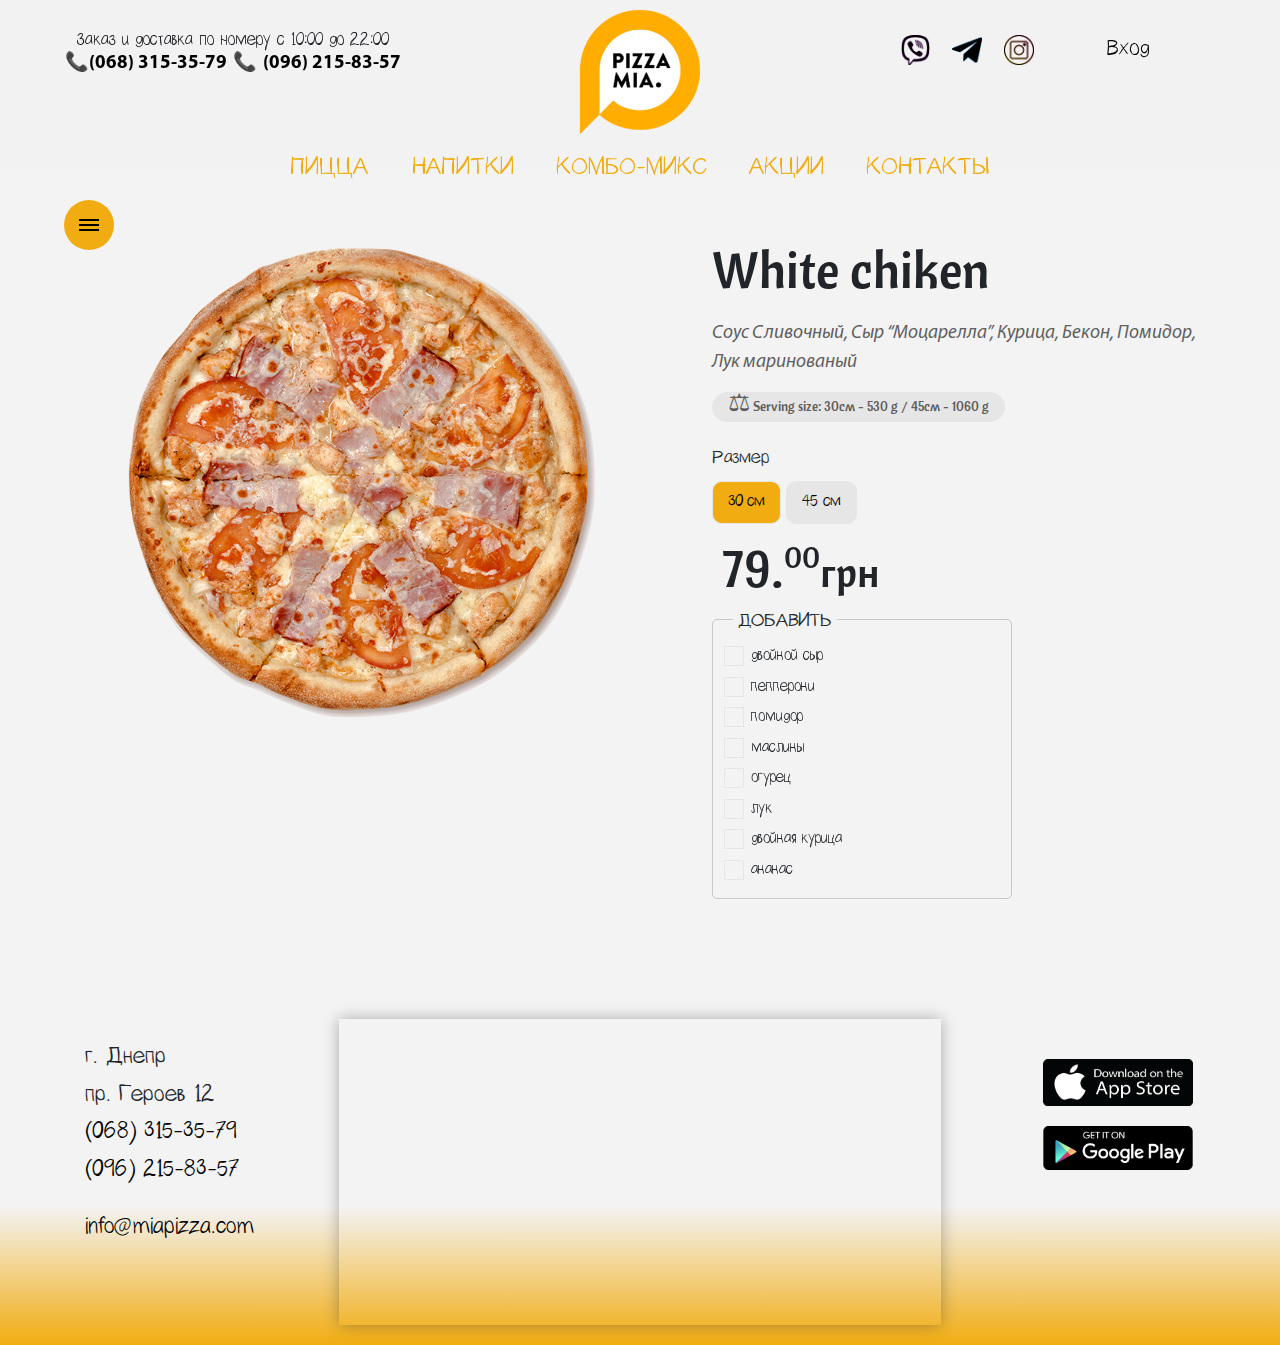
<file: white-chiken.html>
<!DOCTYPE html>
<html lang="ru">

<head>
    <meta charset="UTF-8">
    <meta http-equiv="X-UA-Compatible" content="IE=edge">
    <meta name="viewport" content="width=device-width, initial-scale=1">
    <link rel="shortcut icon" href="./img/free-icon-pizza-810577.png" type="image/x-icon">
    <title>MiaPizza</title>
    <!--Bootstrap core CSS-->
    <link rel="stylesheet" href="css/animate.css">
    <link rel="stylesheet" href="css/bootstrap.css">
    <link rel="stylesheet" href="css/style.css">
</head>

<body>

    <main class="main">
        <div class="container-fluid">
            <div class="header" id="header_scrl">
                <div class="row">

                    <div class="offset-xl-1 col-xl-3 offset-lg-1 col-lg-4 col-md-4">
                        <div class="header-call" id="header-call_scrl">
                            <h4 class="header-call-text" id="header-call-text_scrl">Заказ и доставка по номеру с 10:00 до 22:00</h4>
                            <h4 class="header-call-text_tel" id="header-call-text-tel_scrl"><span>&#128222;</span><a href="tel:+38(068) 315-35-79">(068) 315-35-79</a>
                                <span>&#128222;</span> <a href="tel:+38(096) 215-83-57">(096) 215-83-57</a>
                            </h4>
                        </div>
                    </div>

                    <div class="col-xl-4 col-lg-2 col-md-4">
                        <div class="header-logo">
                            <img id="image_scrl" class="header-logo-image" src="img/miapizza.png" alt="Mia Pizza logo">
                        </div>
                    </div>

                    <div class="col-xl-3 offset-lg-1 col-lg-4 col-md-4">
                        <div class="login">
                            <div class="login-town">
                                <form class="login-town-form" id="login-town-form_scrl" action="#">
                                    <!-- Картинка из черно-белого в цветное -->
                                    <a class="login-town-form_inst" href="#"><img class="grey" id="viber-grey_scrl" src="img/social/viber-1.png" width="30rem" alt="viber_logo"><img class="color" id="viber-color_scrl" src="img/social/viber-2.png" width="30rem" alt="viber_logo"></a>
                                    <a class="login-town-form_inst" href="#"><img class="grey" id="tele-grey_scrl" src="img/social/telegram-1.png" width="30rem" alt="telegram_logo"><img class="color" id="tele-color_scrl" src="img/social/telegram-2.png" width="30rem" alt="telegram_logo"></a>
                                    <a class="login-town-form_inst" href="#"><img class="grey" id="inst-grey_scrl" src="img/social/instagram-1.png" width="30rem" alt="instagram_logo"><img class="color" id="inst-color_scrl" src="img/social/instagram-2.png" width="30rem" alt="instagram_logo"></a>
                                    <h4 class="login-town-form_log" id="log_scrl"><a class="log_btn" href="#">Вход</a>
                                </form>
                            </div>
                        </div>

                        <!-- Logo для моб версии + кнопка -->
                        <div class="row">
                            <div class="col-md-3 col-xs-6">
                                <div class="wrap">
                                    <div class="mob">
                                        <a href="#header_scrl" class="mob-btn" id="mob_btn">
                                            <span></span>
                                        </a>
                                    </div>
                                    <div class="wrap-block">
                                        <img class="logo" id="mob_logo" src="img/miapizza.png" alt="Mia Pizza logo">
                                    </div>
                                </div>
                            </div>
                        </div>
                    </div>
                </div>
    </main>

    <section class="main-section">
        <div class="row">
            <div class="col-xl-8 offset-xl-2 offset-lg-2 col-lg-8 offset-lg-2 offset-md-3 col-md-6 offset-md-3">
                <div class="main-menu">
                    <ul class="main-menu-list main-menu-list_active" id="main-menu_scrl">
                        <a class="scrlpizza" href="index.html#scrollpizza">
                            <li class="main-menu-list-num" id="num_scrl-one">Пицца</li>
                        </a>
                        <li class="main-menu-list-num" id="num_scrl-two">Напитки</li>
                        <li class="main-menu-list-num" id="num_scrl-tree">Комбо-микс</li>
                        <li class="main-menu-list-num" id="num_scrl-four">Акции</li>
                        <a class="scrlcontact" href="#scrollcontact">
                            <li class="main-menu-list-num" id="num_scrl-five">Контакты</li>
                        </a>
                    </ul>
                </div>
            </div>
        </div>
    </section>

    <section class="product">
        <div class="product-content">
            <div class="row">
                <div class="col-xl-1 col-lg-1 col-md-1 col-sm-12 col-xs-12">
                    <div class="to_home">
                        <a href="index.html" class="to_home-btn" id="to_home_btn">
                            <span></span>
                        </a>
                    </div>
                </div>
                <div class="offset-xl-1 col-xl-10 offset-lg-1 col-lg-10 offset-md-1 col-md-10 col-sm-12 col-xs-12">
                    <div class="product-content-img">
                        <img src="img/pizza/chicken-pizza_big.png" alt="Пицца с курицей">
                    </div>
                </div>
            </div>
            <div class="row">
                <div class="offset-xl-1 col-xl-10 offset-lg-1 col-lg-10 offset-md-1 col-md-10 offset-sm-1 col-sm-10">
                    <div class="product-content-list">
                        <h1>White chiken</h1>
                        <p>Соус Сливочный, Сыр “Моцарелла”, Курица, Бекон, Помидор, Лук маринованый</p>
                        <br>
                        <h4><span>&#9878;</span> Serving size: 30см - 530 g / 45см - 1060 g</h4>
                    </div>
                    <div class="product-content-choice">
                        <h3>Размер</h3>
                        <div class="tabbed">
                            <input type="radio" name="tabs" id="tab-nav-1" checked>
                            <label for="tab-nav-1">30 см</label>
                            <input type="radio" name="tabs" id="tab-nav-2">
                            <label for="tab-nav-2">45 см</label>
                            <div class="tabs">
                                <div>
                                    <h2>79.<sup><small>00</small></sup><small>грн</small></h2>
                                </div>
                                <div>
                                    <h2>158.<sup><small>00</small></sup><small>грн</small></h2>
                                </div>
                            </div>
                        </div>
                        <div class="add">
                            <h4 class="add-title">добавить</h4>
                            <div class="add-plus">
                                <ul class="add-plus-list">
                                    <li class="add-plus-list-num">
                                        <input type="checkbox" id="double_cheese">
                                        <label for="double_cheese">двойной сыр</label>
                                    </li>
                                    <li class="add-plus-list-num">
                                        <input type="checkbox" id="pepperoni">
                                        <label for="pepperoni">пепперони</label>
                                    </li>
                                    <li class="add-plus-list-num">
                                        <input type="checkbox" id="tomato">
                                        <label for="tomato">помидор</label>
                                    </li>
                                    <li class="add-plus-list-num">
                                        <input type="checkbox" id="olives">
                                        <label for="olives">маслины</label>
                                    </li>
                                    <li class="add-plus-list-num">
                                        <input type="checkbox" id="cucumber">
                                        <label for="cucumber">огурец</label>
                                    </li>
                                    <li class="add-plus-list-num">
                                        <input type="checkbox" id="onion">
                                        <label for="onion">лук</label>
                                    </li>
                                    <li class="add-plus-list-num">
                                        <input type="checkbox" id="double_chicken">
                                        <label for="double_chicken">двойная курица</label>
                                    </li>
                                    <li class="add-plus-list-num">
                                        <input type="checkbox" id="pineapple">
                                        <label for="pineapple">ананас</label>
                                    </li>
                                </ul>
                            </div>
                        </div>
                    </div>
                </div>
            </div>
        </div>
    </section>



    <footer class="footer">
        <div class="container-fluid">
            <div class="container">
                <div class="row">
                    <div class="col-xl-3 col-lg-3 col-md-3 col-sm-6">
                        <div class="contact">
                            <div class="contact__info" id="scrollcontact">
                                <p>г. Днепр</p>
                                <p>пр. Героев 12</p>
                                <a class="contact__info_phone" href="tel:+38(068) 315-35-79">(068) 315-35-79</a>
                                <a class="contact__info_phone" href="tel:+38(096) 215-83-57">(096) 215-83-57</a>
                                <a class="contact__info_mail" href="mailto:info@miapizza.com">info@miapizza.com</a>
                            </div>
                        </div>
                    </div>
                    <div class="col-xl-6 col-lg-6 col-md-6 col-sm-12 col-xs-12">
                        <div class="map">
                            <div class="map__google">
                                <iframe src="https://www.google.com/maps/embed?pb=!1m14!1m8!1m3!1d10591.685034270147!2d35.060872!3d48.419656!3m2!1i1024!2i768!4f13.1!3m3!1m2!1s0x40dbfcbd581b5ba5%3A0x61a1356a513651a!2z0L_RgNC-0YHQvy4g0JPQtdGA0L7QtdCyLCAxMiwg0JTQvdC40L_RgNC-LCDQlNC90LXQv9GA0L7Qv9C10YLRgNC-0LLRgdC60LDRjyDQvtCx0LvQsNGB0YLRjCwgNDkwMDA!5e0!3m2!1sru!2sua!4v1623152620467!5m2!1sru!2sua"
                                    width="600" height="300" style="border:0;" allowfullscreen="" loading="lazy"></iframe>
                            </div>
                        </div>
                    </div>
                    <div class="col-xl-3 col-lg-3 col-md-3 col-sm-6">
                        <div class="application">
                            <div class="application__content">
                                <div class="application__content_apple">
                                    <a href="#"><img src="./img/footer/app_store.png" alt="app_store" width="150px"></a>
                                </div>
                                <div class="application__content_google">
                                    <a href="#"><img src="./img/footer/google_store.png" alt="google_store" width="150px"></a>
                                </div>
                            </div>
                        </div>
                    </div>
                </div>
            </div>
        </div>
    </footer>

    <!-- Меню для моб версий -->
    <section class="for-mobile-size">
        <div class="mobile">
            <div class="mobile-menu">
                <a href="#" class="mob"></a>
                <nav class="mobile-menu-list">
                    <h5 class="mobile-menu-call">Сделать заказ</h5>
                    <h5>
                        <a id="phone_link" href="tel:+380(068) 315-35-79"><span>&#128222;</span> (068) 315-35-79</a>
                    </h5>
                    <h5>
                        <a id="phone_link-2" href="tel:+38(096) 215-83-57"><span>&#128222;</span> (096) 215-83-57</a>
                    </h5>
                    <div class="mobile-menu-list-img">
                        <img id="mobile_logo_menu" class="mobile-logo-menu" src="img/miapizza.png" alt="Mia Pizza logo" width="100rem">
                    </div>

                    <a class="scrlpizza-mob" href="index.html#scrollpizza">Пицца</a>
                    <a href="#">Комбо-микс</a>
                    <a href="#">Акции</a>
                    <a class="scrlcontact" href="#scrollcontact">Контакты</a>
                    <div class="mobile-login">
                        <div class="mobile-login-town">
                            <form class="mobile-login-town-form" action="#">
                                <!-- Картинка из черно-белого в цветное -->
                                <h4 class="login-town-form_log"><a class="log_btn" id="login" href="#">Вход</a>
                                    <a class="login-town-form_inst" href="#"><img id="mobile_viber_grey" class="grey" src="img/social/viber-1.png" alt="viber_logo"><img id="mobile_viber_color" class="color" src="img/social/viber-2.png" alt="viber_logo"></a>
                                    <a class="login-town-form_inst" href="#"><img id="mobile_tele_grey" class="grey" src="img/social/telegram-1.png" alt="telegram_logo"><img id="mobile_tele_color" class="color" src="img/social/telegram-2.png" alt="telegram_logo"></a>
                                    <a class="login-town-form_inst" href="#"><img id="mobile_inst_grey" class="grey" src="img/social/instagram-1.png" alt="instagram_logo"><img id="mobile_inst_color" class="color" src="img/social/instagram-2.png" alt="instagram_logo"></a>
                                    <a id="not_visible" href="#">a</a>
                            </form>
                        </div>
                    </div>
                </nav>
            </div>
        </div>
    </section>

    <!-- Вход в аккаунт -->
    <div class="popup" id="modal_id">
        <div class="popup-dialog">
            <div class="popup-content">
                <button class="popup-close log_btn">&times;</button>
                <img class="popup-img" src="img/miapizza.png" alt="logo" width="10%">
                <div class="popup-form">
                    <form class="form" action="#">
                        <label class="popup-label" for="#">Имя пользователя или e-mail <sup>*</sup></label>
                        <input class="popup-input" required type="text" size="50">
                        <label class="popup-label" for="#">Номер телефона <sup>*</sup></label>
                        <input class="popup-input" id="1phone" type="phone" required size="50">
                        <label class="popup-label" for="#">Пароль <sup>*</sup></label>
                        <input class="popup-input" type="password" required size="50">
                        <button class="popup-btn">Войти</button>
                        <a href="#" class="popup-reg">Регистрация</a>
                    </form>
                </div>
            </div>
        </div>
    </div>


    <script src="https://ajax.googleapis.com/ajax/libs/jquery/1.11.3/jquery.min.js"></script>

    <!-- Подключаем wow.js -->
    <script src="js/wow.min.js.txt"></script>
    <script src="js/jquery.maskedinput.min.js"></script>

    <!-- Маска под телефон -->
    <script>
        jQuery(function($) {
            $("#1phone").mask("+38 (999) 999-99-99");
            $("#2phone").mask("+38 (999) 999-99-99");
            $("#3phone").mask("+38 (999) 999-99-99");
            $("#4phone").mask("+38 (999) 999-99-99");
            $("#5phone").mask("+38 (999) 999-99-99");
            $("#6phone").mask("+38 (999) 999-99-99");
            $("#7phone").mask("+38 (999) 999-99-99");
        });
    </script>

    <!-- Инициализируем сам wow.js -->
    <script>
        new WOW().init();
    </script>

    <script src="./js/main-restoran.js"></script>
    <script src="./js/rellax.min.js"></script>
    <script src="./js/parallax.min.js"></script>

</body>

</html>
</file>
<file: css/style.css>
@font-face {
  font-family: 'Myrad-Pro-italic';
  src: url('../fons/Myriad-Pro-Italic_31634.ttf');
  font-weight: normal;
  font-style: normal;
}
@font-face {
  font-family: 'Myrad-Pro-bold';
  src: url('../fons/8141.otf');
  font-weight: normal;
  font-style: normal;
}
@font-face {
  font-family: 'Myrad-Pro-regular';
  src: url('../fons/8143.otf');
  font-weight: normal;
  font-style: normal;
}
@font-face {
  font-family: 'ContoraOne';
  src: url('../fons/20648.ttf');
  font-weight: normal;
  font-style: normal;
}
@font-face {
  font-family: 'Yahfie Heavy';
  src: url('../fons/20686.ttf');
  font-weight: normal;
  font-style: normal;
}
html {
  font-size: 10px;
  overflow-x: hidden;
}
body {
  font-family: 'ContoraOne', sans-serif;
  -webkit-box-sizing: border-box;
          box-sizing: border-box;
  background-color: #f3f3f3;
  overflow-x: hidden;
}
body.no-scroll {
  height: 100%;
  overflow: hidden;
}
button,
input,
textarea,
a {
  font-size: 1.5rem;
}
button:focus,
input:focus,
textarea:focus,
a:focus {
  outline: none;
}
input {
  padding: 0 1.2rem;
}
ul,
li {
  padding: 0rem;
}
a {
  font-family: 'Myrad-Pro-bold', sans-serif;
  font-size: 1.9rem;
  color: #000000;
}
a:hover {
  color: #f4bd41;
  text-decoration: none;
}
.container-fluid {
  margin: 0;
  padding: 0;
}
.header {
  height: 17rem;
  width: 100%;
}
.header .row {
  max-height: 14rem;
}
.header-logo {
  display: -webkit-box;
  display: -ms-flexbox;
  display: flex;
  -webkit-box-pack: center;
      -ms-flex-pack: center;
          justify-content: center;
  -webkit-box-align: center;
      -ms-flex-align: center;
          align-items: center;
  text-align: center;
  width: 100%;
  margin-top: 1rem;
}
.header-logo img {
  width: 12rem;
  -webkit-transition: 0.5s;
  transition: 0.5s;
}
.header-logo img:hover {
  -webkit-transform: scale(1.1);
          transform: scale(1.1);
}
.header-call {
  display: block;
  margin-top: 5rem;
  margin-left: 7%;
  padding: 0.5rem 2rem 0 2rem;
}
.header-call-text {
  display: block;
  font-family: 'Yahfie Heavy', sans-serif;
  padding: 0;
  margin: 0;
  font-size: 1.9rem;
  text-align: center;
}
.header-call-text_tel {
  display: block;
  font-family: 'Yahfie Heavy', sans-serif;
  padding: 0;
  margin: 0;
  font-size: 1.9rem;
}
.login {
  height: 7.5rem;
}
.login-town-form {
  margin-top: 2.5rem;
  margin-left: -11%;
  display: inline-block;
  width: 36rem;
  height: 5.1rem;
  color: #f1ac11;
  padding: 1rem 1rem 1rem 1rem;
}
.login-town-form_inst {
  display: inline;
  margin: 0rem 1rem;
}
.login-town-form_inst .grey {
  position: absolute;
  z-index: 2;
}
.login-town-form_inst .color {
  z-index: 1;
}
.login-town-form_log {
  display: inline-block;
}
.login-town-form_log a {
  font-family: 'Yahfie Heavy', sans-serif;
  font-size: 2.4rem;
  margin-left: 6rem;
  color: #000000;
}
.login-town-form_log a:hover {
  color: #f2b429;
}
.logo {
  display: none;
  width: 20rem;
  margin: 0;
  margin-right: 1rem;
  -webkit-transition: 0.5s;
  transition: 0.5s;
}
.logo:hover {
  -webkit-transform: scale(1.05);
          transform: scale(1.05);
}
.main {
  width: 100%;
  height: 100%;
  display: block;
}
.main-menu {
  display: -webkit-box;
  display: -ms-flexbox;
  display: flex;
  -webkit-box-pack: center;
      -ms-flex-pack: center;
          justify-content: center;
  -webkit-box-align: center;
      -ms-flex-align: center;
          align-items: center;
  max-width: 900px;
  height: 19rem;
  margin: 0 auto 0 auto;
  -webkit-box-sizing: border-box;
          box-sizing: border-box;
}
.main-menu-list {
  display: inline-block;
  position: relative;
}
.main-menu-list-num {
  display: inline-block;
  position: relative;
  margin: 0rem 1.5rem;
  padding: 0 0.5rem;
  cursor: pointer;
  text-transform: uppercase;
  font-family: 'Yahfie Heavy', sans-serif;
  list-style: none;
  font-size: 2.5rem;
  color: #f1ac11;
}
.main-menu-list-num:hover {
  color: #f4bd41;
}
.main-menu-list-num:after {
  content: "";
  display: block;
  background-color: #f1ac11;
  height: 1px;
  width: 0%;
  left: 49%;
  position: absolute;
  -webkit-transition: 0.1s;
  transition: 0.1s;
  -webkit-transform: translate(-50%, -7px);
  transform: translate(-50%, -7px);
}
.main-menu-list-num:hover:after,
.main-menu-list-num:focus:after {
  width: 85%;
}
.pizza {
  margin: 0;
  padding: 0;
}
.pizza-collect a {
  display: inline-block;
  font-family: 'Myrad-Pro-regular', sans-serif;
  font-size: 1.5rem;
  border: 1px solid #e6e6e6;
  border-radius: 50px;
  padding: 0.3rem 0.7rem;
  line-height: 2rem;
  margin-top: 1rem;
  cursor: pointer;
  -webkit-transition: 0.3s;
  transition: 0.3s;
}
.pizza-collect a:hover {
  background-color: #f1ac11;
  color: white;
}
.pizza h1 {
  margin: 5rem auto;
  font-size: 5rem;
  color: #000000;
}
.pizza-menu {
  width: 100%;
}
.pizza-menu-list {
  margin: 5rem -5rem;
  margin-bottom: 0;
  text-align: center;
}
.pizza-menu-list .price {
  margin-top: 0.1rem;
  width: 100%;
}
.pizza-menu-list .price-top {
  margin-top: -2rem;
}
.pizza-menu-list img {
  display: inline;
  width: 90%;
  margin: 0;
  overflow: hidden;
  -webkit-transition: 0.5s;
  transition: 0.5s;
}
.pizza-menu-list img:hover {
  -webkit-transform: scale(1.03);
          transform: scale(1.03);
}
.pizza-menu-list h3 {
  margin-top: 2rem;
  margin-bottom: 2rem;
  font-family: 'Myrad-Pro-bold', sans-serif;
  font-size: 2rem;
}
.pizza-menu-list p {
  font-family: 'Myrad-Pro-italic', sans-serif;
  font-size: 1.5em;
  display: inline-block;
  width: 70%;
}
.pizza-menu-list span {
  display: inline-block;
  font-family: 'Yahfie Heavy', sans-serif;
  font-size: 1.5rem;
  width: 7.5rem;
  border: 1px solid #e6e6e6;
  background-color: #e6e6e6;
  border-radius: 50px;
  opacity: 0.7;
  padding: 0.1rem 0.7rem;
  margin-left: -0.1rem;
}
.pizza-menu-list span:hover {
  border-color: #e2c880;
}
.pizza-menu-list .in-price {
  width: 8.5rem;
  font-family: 'Myrad-Pro-bold', sans-serif;
}
.pizza-menu-list .in-basket {
  width: 9rem;
  height: 2.5rem;
  line-height: 1.5;
  color: white;
  text-transform: uppercase;
  background-color: #fa0000;
  cursor: pointer;
  -webkit-transition: 0.5s;
  transition: 0.5s;
}
.pizza-menu-list .in-basket:hover {
  color: #000000;
  background-color: #fff;
}
.mob {
  display: none;
  -webkit-box-pack: center;
      -ms-flex-pack: center;
          justify-content: center;
  -webkit-box-align: center;
      -ms-flex-align: center;
          align-items: center;
  margin: 0;
  padding: 0;
}
.mob-btn {
  display: block;
  width: 50px;
  height: 50px;
  background-color: #f1ac11;
  border-radius: 50%;
  position: relative;
  -webkit-transition: 0.3s;
  transition: 0.3s;
}
.mob-btn:hover {
  background-color: #e5a30d;
  -webkit-transform: scale(1.03);
          transform: scale(1.03);
}
.mob-btn span {
  position: absolute;
  top: 50%;
  margin-top: -1px;
  left: 50%;
  margin-left: -10px;
  width: 20px;
  height: 2px;
  background-color: #000000;
  -webkit-transition: 0.1s;
  transition: 0.1s;
}
.mob-btn span::before,
.mob-btn span::after {
  content: "";
  display: block;
  position: absolute;
  top: 50%;
  margin-top: -1px;
  left: 50%;
  margin-left: -10px;
  width: 20px;
  height: 2px;
  background-color: #000000;
  -webkit-transition: 0.1s;
  transition: 0.1s;
}
.mob-btn span::before {
  -webkit-transform: translateY(-5px);
          transform: translateY(-5px);
}
.mob-btn span::after {
  -webkit-transform: translateY(5px);
          transform: translateY(5px);
}
.mob-btn_active span {
  height: 0;
}
.mob-btn_active span::before {
  -webkit-transform: rotate(45deg);
          transform: rotate(45deg);
}
.mob-btn_active span::after {
  -webkit-transform: rotate(-45deg);
          transform: rotate(-45deg);
}
section .for-mobile-size {
  display: none;
  height: 100vh;
  -webkit-box-pack: center;
      -ms-flex-pack: center;
          justify-content: center;
  -webkit-box-align: center;
      -ms-flex-align: center;
          align-items: center;
}
.content-main {
  background-color: #112892;
}
.mobile {
  position: relative;
  overflow-y: auto;
  overflow-x: hidden;
}
.mobile-menu {
  position: fixed;
  left: 0;
  top: 0;
  width: 65%;
  height: 100vh;
  display: inline-block;
  -webkit-box-align: center;
      -ms-flex-align: center;
          align-items: center;
  -webkit-box-pack: center;
      -ms-flex-pack: center;
          justify-content: center;
  background-color: #fff;
  -webkit-transition: 0.5s;
  transition: 0.5s;
  -webkit-transform: translateX(-100%);
          transform: translateX(-100%);
  overflow-y: auto;
  overflow-x: hidden;
}
.mobile-menu_active {
  -webkit-transform: translateX(0);
          transform: translateX(0);
}
.mobile-menu-call {
  margin-top: 2rem;
  margin-bottom: -2rem;
  font-family: 'Myrad-Pro-regular', sans-serif;
  text-align: center;
  font-size: 2.3rem;
}
.mobile-menu-phone {
  margin-top: 0;
  margin-bottom: 0;
  font-family: 'Myrad-Pro-regular', sans-serif;
  color: #f1ac11;
  text-align: center;
  font-size: 1.6rem;
}
.mobile-menu-list {
  display: -webkit-box;
  display: -ms-flexbox;
  display: flex;
  -webkit-box-pack: center;
      -ms-flex-pack: center;
          justify-content: center;
  -webkit-box-align: center;
      -ms-flex-align: center;
          align-items: center;
  height: 55%;
  -webkit-box-orient: vertical;
  -webkit-box-direction: normal;
      -ms-flex-direction: column;
          flex-direction: column;
}
.mobile-menu-list a {
  display: inline-block;
  font-family: 'Myrad-Pro-regular', sans-serif;
  margin: 2rem auto;
}
.mobile-menu-list-img {
  -webkit-transition: 0.5s;
  transition: 0.5s;
}
.mobile-menu-list-img:hover {
  -webkit-transform: scale(1.03);
          transform: scale(1.03);
}
#image_scrl {
  position: fixed;
  top: 1rem;
  z-index: 99;
  -webkit-transition: 0.3s;
  transition: 0.3s;
}
#header_scrl {
  position: fixed;
  top: -0.3rem;
  width: 100%;
  background-color: #f3f2f2;
  z-index: 99;
  -webkit-transition: 0.3s;
  transition: 0.3s;
}
#header-call_scrl {
  position: fixed;
  top: 0;
  z-index: 99;
  margin-top: 2.5rem;
  -webkit-transition: 0.3s;
  transition: 0.3s;
}
#header-call-text_scrl {
  -webkit-transition: 0.3s;
  transition: 0.3s;
}
#header-call-text-tel_scrl {
  height: 100%;
  -webkit-transition: 0.3s;
  transition: 0.3s;
}
#login-town-form_scrl {
  position: fixed;
  top: 0;
  z-index: 99;
  -webkit-transition: 0.3s;
  transition: 0.3s;
}
#main-menu_scrl {
  position: fixed;
  top: 15rem;
  z-index: 100;
  -webkit-transition: 0.3s;
  transition: 0.3s;
}
#num_scrl-one {
  -webkit-transition: 0.3s;
  transition: 0.3s;
}
#num_scrl-two {
  -webkit-transition: 0.3s;
  transition: 0.3s;
}
#num_scrl-tree {
  -webkit-transition: 0.3s;
  transition: 0.3s;
}
#num_scrl-four {
  -webkit-transition: 0.3s;
  transition: 0.3s;
}
#num_scrl-five {
  -webkit-transition: 0.3s;
  transition: 0.3s;
}
#mob_btn,
#mob_logo {
  -webkit-transition: 0.1s;
  transition: 0.1s;
}
#not_visible {
  opacity: 0;
  position: absolute;
  margin-top: 15rem;
}
.popup {
  display: none;
  position: fixed;
  top: 0;
  left: 0;
  bottom: 0;
  right: 0;
  width: 100%;
  height: 100%;
  z-index: 999;
  background-color: rgba(0, 0, 0, 0.5);
  overflow-x: hidden;
}
.popup-input {
  width: 200%;
  margin-bottom: 2rem;
}
.popup-label {
  width: 200%;
  font-family: 'Yahfie Heavy', sans-serif;
  font-size: 1.25rem;
  margin: 0;
}
.popup-btn {
  width: 100%;
  margin-left: 5rem;
  border-radius: 50px;
  background-color: #f1ac11;
  border: none;
}
.popup-btn:hover {
  background-color: #f4bd41;
}
.popup-reg {
  display: block;
  font-family: 'Myrad-Pro-regular', sans-serif;
  font-size: 1rem;
  margin-left: 7.5rem;
  margin-top: 2rem;
}
.popup-img {
  width: 50%;
}
.popup-content {
  display: block;
  text-align: center;
  position: fixed;
  width: 23%;
  height: 60%;
  left: 50%;
  top: 17%;
  background-color: white;
  border-radius: 20px;
  -webkit-transform: translateX(-50%);
          transform: translateX(-50%);
  padding: 2rem 6rem;
}
.popup-form {
  font-size: 1rem;
  margin-top: 3rem;
  width: 10rem;
  padding: 0;
}
.popup-close {
  position: absolute;
  top: -5rem;
  right: -2rem;
  width: 3rem;
  text-align: center;
  border: none;
  background-color: transparent;
  font-size: 5rem;
  color: #f1ac11;
}
.product {
  width: 100%;
  height: 100%;
}
.product-content {
  margin-top: 20rem;
  display: -webkit-box;
  display: -ms-flexbox;
  display: flex;
  -ms-flex-pack: distribute;
      justify-content: space-around;
}
.product-content-img {
  min-width: 50%;
  min-height: 50%;
}
.product-content-img img {
  width: 90%;
  -webkit-transition: 0.5s;
  transition: 0.5s;
}
.product-content-img img:hover {
  -webkit-transform: scale(1.04);
          transform: scale(1.04);
}
.product-content-list {
  width: 100%;
}
.product-content-list h1 {
  font-size: 5rem;
  font-family: 'ContoraOne', sans-serif;
}
.product-content-list p {
  margin-top: 2rem;
  margin-bottom: 0;
  font-family: 'Myrad-Pro-italic', sans-serif;
  font-size: 1.9rem;
  color: #5f5f5f;
}
.product-content-list h4 {
  display: inline-block;
  border: 1px solid #e6e6e6;
  font-size: 1.3rem;
  border-radius: 50px;
  background-color: #e6e6e6;
  padding: 0.1rem 1.5rem;
  font-family: 'ContoraOne', sans-serif;
  color: #5f5f5f;
  height: 3rem;
  line-height: 1.5rem;
}
.product-content-list h4 span {
  font-size: 2.5rem;
}
.product-content-choice {
  width: 100%;
}
.product-content-choice h3 {
  font-family: 'Yahfie Heavy', sans-serif;
  margin-top: 2rem;
  font-size: 2em;
}
.tabbed {
  width: 100%;
  margin: 1rem auto;
}
.tabbed > input {
  display: none;
}
.tabbed > label {
  display: block;
  float: left;
  padding: 0.7rem 1.5rem;
  margin-right: 0.5rem;
  border: 0.1px solid #e6e6e6;
  background-color: #e6e6e6;
  border-radius: 10px;
  color: #000000;
  font-family: 'Yahfie Heavy', sans-serif;
  font-size: 1.8rem;
  cursor: pointer;
  -webkit-transition: background-color 0.3s;
  transition: background-color 0.3s;
}
.tabbed > label:hover {
  border: 0.1px solid #f1ac11;
  border-radius: 10px;
}
.tabbed > input:checked + label {
  background-color: #f1ac11;
}
.tabs {
  clear: both;
  -webkit-perspective: 600px;
          perspective: 600px;
}
.tabs > div {
  width: 700px;
  position: absolute;
  padding: 10px 30px 40px;
  line-height: 1.4em;
  opacity: 0;
  -webkit-transform: rotateX(-20deg);
          transform: rotateX(-20deg);
  -webkit-transform-origin: top center;
          transform-origin: top center;
  -webkit-transition: opacity .3s, -webkit-transform 1s;
  transition: opacity .3s, -webkit-transform 1s;
  transition: opacity .3s, transform 1s;
  transition: opacity .3s, transform 1s, -webkit-transform 1s;
  z-index: 0;
}
.tabs > div h2 {
  font-size: 5rem;
  font-family: 'ContoraOne', sans-serif;
  margin-left: -2rem;
}
#tab-nav-1:checked ~ .tabs > div:nth-of-type(1),
#tab-nav-2:checked ~ .tabs > div:nth-of-type(2),
#tab-nav-3:checked ~ .tabs {
  -webkit-transform: rotateX(0);
          transform: rotateX(0);
  opacity: 1;
  z-index: 1;
}
.add {
  margin-top: 9rem;
  border: 1px solid #c8c8c8;
  border-radius: 5px;
  width: 30rem;
}
.add-title {
  display: inline-block;
  margin: 0;
  font-family: 'Yahfie Heavy', sans-serif;
  font-size: 2rem;
  text-transform: uppercase;
  background: #f3f3f3;
  -webkit-transform: translate(20px, -10px);
          transform: translate(20px, -10px);
  padding: 0rem 0.5rem;
}
.add-plus {
  font-size: 1.7rem;
  margin-left: 2rem;
  font-family: 'Yahfie Heavy', sans-serif;
}
.add-plus-list {
  list-style: none;
}
.add-plus-list-num:hover {
  color: #f1ac11;
}
input[type=checkbox] {
  opacity: 0;
}
input[type=checkbox] + label {
  position: relative;
}
input[type=checkbox] + label::before {
  content: ' ';
  position: absolute;
  left: -27px;
  top: 2px;
  width: 2rem;
  height: 2rem;
  border: 1px solid #e6e6e6;
  display: block;
}
input[type=checkbox] + label::after {
  content: ' ';
  position: absolute;
  left: -27px;
  top: 2px;
  width: 2rem;
  height: 2rem;
  display: block;
  z-index: 1;
  background: url('[data-uri]') no-repeat center center;
  -webkit-transition: all .2s ease;
  -webkit-transition: all .3s ease;
  transition: all .3s ease;
  -webkit-transform: scale(0);
  transform: scale(0);
  opacity: 0;
}
input[type=checkbox]:checked + label::after {
  -webkit-transform: scale(1);
  transform: scale(1);
  opacity: 1;
}
.to_home {
  position: fixed;
  display: inline-block;
  top: 12rem;
  padding: 0;
  z-index: 10000;
}
.to_home-btn {
  display: block;
  width: 50px;
  height: 50px;
  background-color: #f1ac11;
  border-radius: 50%;
  position: relative;
  -webkit-transition: 0.2s;
  transition: 0.2s;
}
.to_home-btn:hover {
  background-color: #f4bd41;
  -webkit-transform: scale(1.03);
          transform: scale(1.03);
}
.to_home-btn:hover span::after {
  -webkit-transform-origin: left bottom;
          transform-origin: left bottom;
  -webkit-transform: rotate(-35deg);
          transform: rotate(-35deg);
  width: 10px;
}
.to_home-btn:hover span::before {
  -webkit-transform-origin: left top;
          transform-origin: left top;
  -webkit-transform: rotate(35deg);
          transform: rotate(35deg);
  width: 10px;
}
.to_home-btn span {
  position: absolute;
  top: 50%;
  margin-top: -1px;
  left: 50%;
  margin-left: -10px;
  width: 20px;
  height: 2px;
  background-color: #000000;
  -webkit-transition: 0.5s;
  transition: 0.5s;
}
.to_home-btn span::before,
.to_home-btn span::after {
  content: "";
  display: block;
  position: absolute;
  top: 50%;
  margin-top: -1px;
  left: 50%;
  margin-left: -10px;
  width: 20px;
  height: 2px;
  background-color: #000000;
  -webkit-transition: 0.5s;
  transition: 0.5s;
}
.to_home-btn span::before {
  -webkit-transform: translateY(-5px);
          transform: translateY(-5px);
}
.to_home-btn span::after {
  -webkit-transform: translateY(5px);
          transform: translateY(5px);
}
.rellax-section {
  height: 75vh;
}
.rellax-section-img {
  display: inline-block;
  position: absolute;
  margin-top: 11rem;
  margin-left: 5rem;
}
.rellax-section-img_2 {
  display: inline-block;
  position: absolute;
  margin-top: 5rem;
  margin-left: 50rem;
  z-index: 100;
}
.rellax-section-img_3 {
  display: inline-block;
  position: absolute;
  margin-top: 20rem;
  margin-left: 25rem;
}
.rellax-section-img_4 {
  display: inline-block;
  position: absolute;
  margin-top: 10rem;
  margin-left: 99rem;
  z-index: 100;
}
.rellax-section-img_5 {
  display: inline-block;
  position: absolute;
  margin-top: 35rem;
  margin-left: 62rem;
  z-index: 100;
}
.rellax-section-img_6 {
  display: inline-block;
  position: absolute;
  margin-top: 22rem;
  margin-left: 117rem;
  z-index: 100;
}
.rellax-section-img_7 {
  display: inline-block;
  position: absolute;
  margin-top: 16rem;
  margin-left: 72rem;
}
.rellax-section-img_8 {
  display: inline-block;
  position: absolute;
  margin-top: 24rem;
  margin-left: 95rem;
}
.rellax-section-img_9 {
  display: inline-block;
  position: absolute;
  margin-top: 48rem;
  margin-left: 16rem;
  z-index: 100;
}
.rellax-section-img_10 {
  display: inline-block;
  position: absolute;
  margin-top: 46rem;
  margin-left: 110rem;
  z-index: 100;
}
.rellax-section-img_11 {
  display: inline-block;
  position: absolute;
  margin-top: 37rem;
  margin-left: -3rem;
}
.rellax-section-img_12 {
  display: inline-block;
  position: absolute;
  margin-top: 9rem;
  margin-left: -13rem;
}
.parallax {
  background: url(../img/parallax/pizza-bg3.jpg) no-repeat center;
  background-size: cover;
  background-attachment: fixed;
  height: 250px;
}
.footer {
  display: -webkit-box;
  display: -ms-flexbox;
  display: flex;
  -webkit-box-orient: vertical;
  -webkit-box-direction: normal;
      -ms-flex-direction: column;
          flex-direction: column;
  height: 100%;
  width: 100%;
  padding: 2rem;
  margin-top: 10rem;
  background-color: #e6e6e6;
  background: -webkit-gradient(linear, left bottom, left top, from(#f1ac11), color-stop(40%, #f3f3f3));
  background: linear-gradient(to top, #f1ac11 0%, #f3f3f3 40%);
}
.contact {
  display: -webkit-box;
  display: -ms-flexbox;
  display: flex;
  -webkit-box-pack: center;
      -ms-flex-pack: center;
          justify-content: center;
  -webkit-box-align: center;
      -ms-flex-align: center;
          align-items: center;
}
.contact__info {
  font-family: 'Yahfie Heavy', sans-serif;
  font-size: 2.5rem;
  margin: 2rem auto;
  margin-left: 0rem;
}
.contact__info p {
  margin-bottom: 0;
}
.contact__info_phone {
  display: block;
  font-size: 2.5rem;
  font-family: 'Yahfie Heavy', sans-serif;
}
.contact__info_mail {
  display: block;
  margin-top: 2rem;
  font-size: 2.5rem;
  font-family: 'Yahfie Heavy', sans-serif;
}
.map {
  display: -webkit-box;
  display: -ms-flexbox;
  display: flex;
  -webkit-box-pack: center;
      -ms-flex-pack: center;
          justify-content: center;
  -webkit-box-align: center;
      -ms-flex-align: center;
          align-items: center;
  width: 100%;
}
.map__google {
  border: 1px solid transparent;
  -webkit-box-shadow: 0 0 15px rgba(0, 0, 0, 0.3);
          box-shadow: 0 0 15px rgba(0, 0, 0, 0.3);
}
.application {
  display: -webkit-box;
  display: -ms-flexbox;
  display: flex;
  -webkit-box-pack: center;
      -ms-flex-pack: center;
          justify-content: center;
  -webkit-box-align: center;
      -ms-flex-align: center;
          align-items: center;
}
.application__content {
  margin: 2rem auto;
}
.application__content img {
  cursor: pointer;
}
.application__content img:hover {
  -webkit-box-shadow: 0 0 5px #f1ac11;
          box-shadow: 0 0 5px #f1ac11;
}
.application__content_apple {
  margin-top: 2rem;
  margin-left: 10rem;
}
.application__content_google {
  margin-top: 2rem;
  margin-left: 10rem;
}
@media (max-width: 2560px) {
  .login-town-form {
    margin-left: -13%;
  }
  .header-call {
    margin-left: 15%;
  }
  .product-content {
    margin-top: 5rem;
    -webkit-box-pack: center;
        -ms-flex-pack: center;
            justify-content: center;
  }
  .to_home {
    top: 20rem;
    margin-left: 4rem;
  }
  .popup-content {
    width: 17%;
    height: 39%;
  }
  .popup-form {
    margin-top: 4rem;
    margin-left: 5rem;
  }
  section.for-mobile-size {
    display: none;
  }
  .mobile-login-town-form {
    display: none;
  }
  .rellax-section {
    height: 50vh;
  }
}
@media (max-width: 1440px) {
  .header {
    background-position: 86% 52%;
  }
  .header-call {
    margin-left: -3%;
  }
  .rellax-section {
    height: 75vh;
  }
  .popup-content {
    width: 23%;
    height: 65%;
  }
  .popup-form {
    margin-top: 4rem;
    margin-left: 0.5rem;
  }
  .login-town-form {
    margin-left: -3%;
  }
}
@media (max-width: 1366px) {
  .login-town-form {
    margin-left: -5%;
  }
  .popup-content {
    width: 25%;
    height: 36%;
  }
  .popup-form {
    margin-top: 4rem;
    margin-left: 1rem;
  }
  .header-call {
    margin-left: -3%;
  }
  .to_home {
    margin-left: 4%;
  }
}
@media (max-width: 1329px) {
  .popup-content {
    width: 30%;
    height: 23%;
  }
  .popup-form {
    margin-top: 6rem;
    margin-left: 4rem;
  }
  .header-call {
    margin-left: -4%;
  }
  .to_home {
    margin-left: 5%;
  }
}
@media (max-width: 1282px) {
  .popup-content {
    width: 27%;
    height: 35%;
  }
  .popup-form {
    margin-left: 1rem;
  }
}
@media (max-width: 1280px) {
  .popup-content {
    width: 30%;
    height: 23%;
  }
  .popup-form {
    margin-top: 6rem;
    margin-left: 4rem;
  }
}
@media (max-width: 1280px) {
  .header-call {
    margin-left: -5%;
  }
  .login-town-form {
    margin-left: -8%;
  }
}
@media (max-width: 1188px) {
  .login-town-form {
    margin-left: -2%;
  }
}
@media (max-width: 1112px) {
  .login-town-form {
    margin-left: -3%;
    width: 31%;
  }
  .login-town-form_log a {
    margin-left: 7rem;
  }
  .popup-content {
    width: 29%;
    height: 54%;
  }
  .popup-form {
    margin-top: 4rem;
    margin-left: 0rem;
  }
  .map__google {
    height: 250px;
    width: 450px;
    overflow: hidden;
  }
}
@media (max-width: 1366px) and (max-height: 1024px) {
  .popup-content {
    height: 44%;
  }
}
@media only screen and (width: 1024px) and (height: 1366px) {
  .popup-content {
    height: 31% !important;
  }
}
@media (max-width: 1024px) {
  .header-call {
    margin-left: -5%;
  }
  .login-town-form {
    margin-left: -7%;
    width: 34%;
  }
  .login-town-form_log a {
    margin-left: 8rem;
  }
  .popup-content {
    width: 29%;
    height: 54%;
  }
  .popup-form {
    margin-top: 3rem;
    margin-left: -1.5rem;
  }
}
@media (max-width: 990px) {
  .header-call {
    margin-left: 2rem;
  }
  .popup-content {
    height: 41%;
  }
  section.for-mobile-size {
    display: block;
  }
  .login-town-form {
    display: block;
    margin-left: -4%;
    width: 31%;
    margin-top: 2.5rem;
  }
  .login-town-form_log a {
    margin-left: 5rem;
  }
}
@media (max-width: 800px) {
  .header-call {
    margin-top: 2.5rem !important;
    width: 22rem;
    margin-left: 4rem;
  }
  .header-call-text {
    display: none;
  }
  .popup-content {
    width: 40%;
    height: 75%;
  }
  .popup-form {
    margin-top: 4rem;
    margin-left: 0rem;
  }
  .main-menu {
    max-width: 700px;
  }
  .main-menu-list-num {
    font-size: 2rem;
  }
  .login-town-form {
    display: block;
    margin-left: -3%;
    width: 32%;
  }
  .login-town-form_log a {
    margin-left: 1rem;
  }
  .to_home {
    margin-left: 5%;
    margin-top: 3%;
  }
}
@media (max-width: 768px) {
  .container-fluid {
    text-align: center;
  }
  .popup-content {
    height: 30%;
  }
  .logo {
    display: inline-block;
    width: 15rem;
    margin-top: -9rem;
    margin-left: 1.5rem;
  }
  .header {
    height: 175px;
  }
  .header-logo img {
    display: none;
  }
  .header-btn {
    margin: 0;
    margin-top: 3rem;
    padding: 0;
  }
  .header-call {
    margin-top: 2.5rem !important;
    width: 21rem;
    margin-left: 4rem;
  }
  .mob {
    display: inline-block;
    margin-top: 6rem;
    margin-bottom: 1rem;
    margin-left: 30rem;
  }
  .mob-btn {
    margin-top: -8rem;
    margin-left: 30rem;
  }
  .main-menu-mob {
    display: inline-block;
  }
  .main-menu-list {
    display: none;
  }
  .pizza {
    text-align: center;
  }
  .pizza h1 {
    margin: 6rem 0;
  }
  .pizza-menu-list {
    margin: 2rem 0;
    width: 100%;
  }
  .pizza-menu-list p {
    font-size: 1.3rem;
    margin-bottom: -1rem;
  }
  .login-town-form {
    display: none;
    margin-top: 4%;
    margin-left: 63%;
    width: 34%;
    height: 6%;
  }
  .mobile {
    z-index: 9999;
  }
  .mobile-menu {
    width: 35%;
  }
  .mobile-menu-call {
    margin-top: 0rem;
    margin-bottom: -0.3rem;
    font-family: 'Myrad-Pro-regular', sans-serif;
    font-size: 2.3rem;
  }
  .mobile-menu-phone {
    margin-top: 0;
    margin-bottom: 0;
    font-family: 'Myrad-Pro-regular', sans-serif;
    font-size: 1.6rem;
  }
  .mobile-menu-list {
    height: 50%;
  }
  .mobile-menu-list a {
    margin: 0.5rem auto;
  }
}
@media only screen and (width: 736px) and (height: 414px) {
  .popup-content {
    height: 92% !important;
    left: 50% !important;
    top: 5% !important;
  }
  .popup-close {
    top: -2rem !important;
    right: 1rem !important;
  }
  .popup-form {
    margin-left: -1.5rem !important;
    margin-top: 2rem !important;
  }
  .popup-reg {
    margin-top: 1rem !important;
  }
  .popup-btn {
    margin-top: 1rem !important;
  }
  .popup-input {
    margin-bottom: 1rem;
  }
  .pizza-menu-list .in-basket {
    display: inline-block;
    margin: 0.5rem 1rem 2rem 0;
  }
}
@media (max-width: 737px) {
  .header-call {
    margin-top: 3.5rem !important;
    margin-left: 1rem;
  }
  .product-content {
    margin-top: 3rem;
  }
  .product-content-img {
    margin-left: 2rem;
    margin-top: -33rem;
  }
  .in-basket {
    width: 7rem;
    margin-top: 0.3rem;
    margin-bottom: 0.5rem;
    margin-right: 1rem;
  }
  .to_home {
    margin-left: 2%;
    margin-top: 10%;
    z-index: 99;
  }
  .to_home-btn {
    width: 30px;
    height: 30px;
  }
  .to_home-btn span {
    width: 15px;
    height: 1px;
    left: 17px;
  }
  .to_home-btn span::before,
  .to_home-btn span::after {
    width: 15px;
    height: 1px;
    top: 1px;
    left: 8px;
  }
  .to_home-btn span::before {
    -webkit-transform: translateY(-5px);
            transform: translateY(-5px);
    -webkit-transform-origin: left top;
            transform-origin: left top;
    -webkit-transform: rotate(35deg);
            transform: rotate(35deg);
    width: 10px;
  }
  .to_home-btn span::after {
    -webkit-transform: translateY(5px);
            transform: translateY(5px);
    -webkit-transform-origin: left bottom;
            transform-origin: left bottom;
    -webkit-transform: rotate(-35deg);
            transform: rotate(-35deg);
    width: 10px;
  }
  .logo {
    margin-top: -10rem;
    width: 13rem;
  }
  .popup-content {
    height: 41%;
  }
  .popup-form {
    margin-left: -2.5rem;
  }
  .mob {
    margin-top: 6rem;
  }
  .mobile-login-town-form {
    display: inline-block !important;
    margin-left: 10rem;
    position: relative;
  }
  .mobile-menu {
    overflow-y: scroll;
    width: 50%;
  }
  .mobile-menu-call {
    font-size: 3.2rem;
  }
  .mobile-menu #phone_link {
    margin: 1rem 0 0 0;
    font-size: 2rem;
  }
  .mobile-menu #phone_link-2 {
    margin: 0 0 3rem 0;
    font-size: 2rem;
  }
  .mobile-menu-list {
    height: 90%;
  }
  .mobile-menu-list a {
    margin: 0.4rem auto;
    font-size: 2.5rem;
  }
  .pizza-collect {
    margin-top: -1rem;
    width: 9rem;
    margin-left: 7rem;
    height: 2.5rem;
  }
  #mobile_viber_grey,
  #mobile_viber_color {
    position: absolute;
    width: 3.5rem;
    margin-top: 7rem;
    margin-left: -12rem;
  }
  #mobile_tele_grey,
  #mobile_tele_color {
    position: absolute;
    width: 3.5rem;
    margin-top: 7rem;
    margin-left: -7.5rem;
  }
  #mobile_inst_grey,
  #mobile_inst_color {
    position: absolute;
    width: 3.5rem;
    margin-top: 7rem;
    margin-left: -2.5rem;
  }
  #login {
    position: absolute;
    margin-left: -8rem;
    margin-top: 4rem;
  }
}
@media only screen and (width: 667px) and (height: 375px) {
  .popup-content {
    height: 92% !important;
    left: 50% !important;
    top: 5% !important;
  }
  .popup-close {
    top: -2rem !important;
    right: 1rem !important;
  }
  .popup-form {
    margin-left: -2.8rem !important;
    margin-top: 2rem !important;
  }
  .popup-reg {
    margin-top: 0.5rem !important;
  }
  .popup-btn {
    margin-top: 0.8rem !important;
  }
  .popup-input {
    margin-bottom: 0.9rem;
  }
}
@media (max-width: 668px) {
  .mob-btn {
    margin-left: 27rem;
  }
  .mobile-menu #phone_link {
    margin: 1rem 0 0 0;
    font-size: 1.9rem;
  }
  .mobile-menu #phone_link-2 {
    margin: 0 0 3rem 0;
    font-size: 1.9rem;
  }
  .mobile-menu-call {
    font-size: 3rem;
  }
  .mobile-menu-list {
    height: 87%;
  }
  .mobile-menu-list a {
    font-size: 2.1rem;
  }
  #login {
    margin-left: -7rem;
  }
  .pizza-menu-list .in-basket {
    display: inline-block;
    margin: 0.5rem 1rem 2rem 0;
  }
}
@media (max-width: 597px) {
  .header-call {
    display: none;
  }
  .popup-content {
    width: 45%;
    height: 52%;
  }
  .popup-form {
    margin-top: 3rem;
    margin-left: -2.5rem;
  }
  .mob {
    margin-left: 17rem;
  }
  .mobile-menu {
    width: 65%;
  }
  .mobile-menu #phone_link {
    margin: 1rem 0 0 0;
    font-size: 2rem;
  }
  .mobile-menu #phone_link-2 {
    margin: 0 0 3rem 0;
    font-size: 2rem;
  }
  .mobile-menu-list {
    height: 67%;
  }
  .mobile-menu-list a {
    font-size: 3rem;
  }
  .mobile-menu-list img {
    width: 15rem;
  }
  .mobile-menu-call {
    font-size: 2.5rem;
  }
  .mobile-login-town-form {
    display: inline-block !important;
    margin-left: 10rem;
    position: relative;
  }
  #mobile_viber_grey,
  #mobile_viber_color {
    position: absolute;
    width: 5rem;
    margin-top: 9rem;
    margin-left: -15rem;
  }
  #mobile_tele_grey,
  #mobile_tele_color {
    position: absolute;
    width: 5rem;
    margin-top: 9rem;
    margin-left: -8rem;
  }
  #mobile_inst_grey,
  #mobile_inst_color {
    position: absolute;
    width: 5rem;
    margin-top: 9rem;
    margin-left: -1rem;
  }
  #login {
    position: absolute;
    margin-left: -8rem;
    margin-top: 4rem;
  }
}
@media (max-width: 569px) {
  .mobile-menu {
    width: 50%;
  }
  .mobile-menu #phone_link {
    margin: 1rem 0 0 0;
    font-size: 1.5rem;
  }
  .mobile-menu #phone_link-2 {
    margin: 0 0 1rem 0;
    font-size: 1.5rem;
  }
  .mobile-menu-list {
    height: 82%;
  }
  .mobile-menu-list a {
    font-size: 2rem;
  }
  #mobile_viber_grey,
  #mobile_viber_color {
    position: absolute;
    width: 3rem;
    margin-top: 9rem;
    margin-left: -11rem;
  }
  #mobile_tele_grey,
  #mobile_tele_color {
    position: absolute;
    width: 3rem;
    margin-top: 9rem;
    margin-left: -7rem;
  }
  #mobile_inst_grey,
  #mobile_inst_color {
    position: absolute;
    width: 3rem;
    margin-top: 9rem;
    margin-left: -3rem;
  }
  #login {
    position: absolute;
    margin-left: -7rem;
    margin-top: 6rem;
  }
  #mobile_logo_menu {
    width: 10rem;
  }
}
@media only screen and (width: 568px) and (height: 320px) {
  .popup-content {
    height: 92% !important;
    left: 50% !important;
    top: 5% !important;
  }
  .popup-close {
    top: -2rem !important;
    right: 1rem !important;
  }
  .popup-form {
    margin-left: -3rem !important;
    margin-top: 1rem !important;
  }
  .popup-reg {
    margin-top: 0.4rem !important;
  }
  .popup-btn {
    margin-top: 0.5rem !important;
  }
  .popup-input {
    margin-bottom: 0.7rem;
  }
  .popup-img {
    width: 40%;
  }
  .popup-label {
    font-size: 1rem;
  }
}
@media (max-width: 500px) {
  .header {
    z-index: 100;
  }
  .header-logo {
    display: none;
  }
  .header-call {
    display: none;
  }
  .header-text {
    display: none;
  }
  .main-section {
    display: none;
  }
  .pizza-content {
    margin-top: 0rem;
  }
  .login {
    display: none;
  }
  .logo {
    display: inline-block;
    width: 15rem;
  }
  .mobile-menu {
    width: 70%;
  }
  .mobile-menu-call {
    margin-top: 0rem;
    margin-bottom: -1rem;
    font-family: 'Myrad-Pro-regular', sans-serif;
    font-size: 2.3rem;
  }
  .mobile-menu-phone {
    margin-top: 0;
    margin-bottom: 0;
    font-family: 'Myrad-Pro-regular', sans-serif;
    font-size: 1.8rem !important;
  }
  .mobile-menu-phone span {
    font-size: 1.7rem;
  }
  .mobile-menu-list {
    height: 53%;
  }
  .mobile-menu-list a {
    margin: 1.5rem auto;
    font-size: 2.7rem;
  }
  .mobile-menu-list-img img {
    width: 12rem;
  }
}
@media (max-width: 414px) {
  .header {
    height: 10rem;
    background-position: 58% 15%;
  }
  .product-content {
    display: block;
    margin-top: 55rem;
    margin-left: -2rem;
    text-align: center;
  }
  .product-content-list {
    text-align: center;
    padding: 0rem 1.5rem 0 2rem;
  }
  .to_home {
    display: block;
    margin-left: 12%;
    float: left;
    margin-top: -14rem;
  }
  .to_home-btn {
    width: 50px;
    height: 50px;
  }
  .to_home-btn span {
    width: 20px;
    height: 2px;
    left: 26px;
  }
  .to_home-btn span::before,
  .to_home-btn span::after {
    width: 20px;
    height: 2px;
    top: 1px;
    left: 8px;
  }
  .to_home-btn span::before {
    -webkit-transform: translateY(-5px);
            transform: translateY(-5px);
    -webkit-transform-origin: left top;
            transform-origin: left top;
    -webkit-transform: rotate(35deg);
            transform: rotate(35deg);
    width: 10px;
  }
  .to_home-btn span::after {
    -webkit-transform: translateY(5px);
            transform: translateY(5px);
    -webkit-transform-origin: left bottom;
            transform-origin: left bottom;
    -webkit-transform: rotate(-35deg);
            transform: rotate(-35deg);
    width: 10px;
  }
  .tabbed {
    margin: 1.5rem 14.3rem;
  }
  .tabs > div h2 {
    margin-left: -55rem;
  }
  .add {
    margin-top: 10rem;
    margin-left: 7.5rem;
  }
  .add-title {
    -webkit-transform: translate(0, -10px);
            transform: translate(0, -10px);
  }
  .add-plus-list {
    margin-right: 4rem;
  }
  .pizza-collect a {
    margin-left: 8rem;
    margin-top: 0rem;
  }
  .popup {
    background-color: none;
  }
  .popup-content {
    top: 0;
    left: 0;
    width: 100%;
    height: 100%;
    border-radius: 0%;
    -webkit-transition: 0.3s;
    transition: 0.3s;
    -webkit-transform: translateY(-100%);
            transform: translateY(-100%);
    overflow: hidden;
  }
  .popup-content_active {
    -webkit-transform: translateY(0);
            transform: translateY(0);
  }
  .popup-close {
    top: -2rem;
    right: 1rem;
  }
  .popup-btn {
    margin-top: 3rem;
    font-size: 2rem;
  }
  .popup-reg {
    font-size: 2rem;
    margin-left: 4.5rem;
    margin-top: 3rem;
  }
  .popup-form {
    margin-top: 6rem;
    margin-left: 5rem;
  }
  .popup-img {
    width: 55%;
    margin-top: 3rem;
  }
  .logo {
    margin-top: -7rem;
    width: 13rem;
  }
  .mobile-menu {
    width: 75%;
  }
  .mobile-menu #phone_link {
    font-size: 2rem;
  }
  .mobile-menu #phone_link-2 {
    font-size: 2rem;
  }
  .mobile-menu-call {
    margin-bottom: 2rem;
    font-size: 2.5rem;
  }
  .mobile-menu-list a {
    margin: 0.8rem auto;
    font-size: 2.5rem;
  }
  .rellax-section-img_5 {
    margin-left: 27rem;
  }
  .rellax-section-img_6 {
    margin-left: 8rem;
  }
  .rellax-section-img_9 {
    z-index: 1;
  }
  .mob-btn {
    margin-top: 0rem;
    margin-left: 14rem;
  }
  #mobile_viber_grey,
  #mobile_viber_color {
    width: 4rem;
    margin-top: 10rem;
    margin-left: -13rem;
  }
  #mobile_tele_grey,
  #mobile_tele_color {
    width: 4rem;
    margin-top: 10rem;
    margin-left: -7rem;
  }
  #mobile_inst_grey,
  #mobile_inst_color {
    width: 4rem;
    margin-top: 10rem;
    margin-left: -1rem;
  }
  #login {
    margin-left: -7rem;
    margin-top: 5rem;
  }
  .contact__info {
    margin: 2rem;
  }
  .application__content {
    margin: 2rem;
  }
  .application__content_apple {
    margin-left: 0;
  }
  .application__content_google {
    margin-left: 0;
  }
}
@media (max-width: 375px) {
  .mob {
    margin-left: 27rem;
  }
  .mob-btn {
    margin-left: 2rem;
  }
  .pizza-collect a {
    margin-left: 6.5rem;
  }
  .add {
    margin-left: 5.5rem;
  }
  .tabbed {
    margin: 1.5rem 13rem;
  }
  .popup {
    overflow-y: hidden;
    overflow-x: hidden;
  }
  .popup-content {
    overflow-y: hidden;
    overflow-x: hidden;
  }
  .popup-form {
    margin-left: 3rem;
  }
  .popup-close {
    right: 1rem;
  }
  .logo {
    width: 13rem;
  }
  .mobile-menu {
    width: 77%;
  }
  .mobile-menu-call {
    margin-top: 0rem;
    margin-bottom: 1rem;
    font-family: 'Myrad-Pro-regular', sans-serif;
    font-size: 2.3rem;
  }
  .mobile-menu-phone {
    margin-top: 0;
    margin-bottom: 0;
    font-family: 'Myrad-Pro-regular', sans-serif;
    font-size: 1.6rem;
  }
  .mobile-menu-phone span {
    font-size: 1.5rem;
  }
  .mobile-menu-list {
    height: 50%;
  }
  .mobile-menu-list a {
    margin: 0.5rem auto;
    font-size: 2.3rem;
  }
  #mobile_viber_grey,
  #mobile_viber_color {
    width: 3.7rem;
    margin-top: 12rem;
    margin-left: -12rem;
  }
  #mobile_tele_grey,
  #mobile_tele_color {
    width: 3.7rem;
    margin-top: 12rem;
    margin-left: -7rem;
  }
  #mobile_inst_grey,
  #mobile_inst_color {
    width: 3.7rem;
    margin-top: 12rem;
    margin-left: -2rem;
  }
  #login {
    margin-left: -7rem;
    margin-top: 8rem;
  }
  #phone_link {
    font-size: 1.9rem;
  }
  #phone_link-2 {
    font-size: 1.9rem;
  }
}
@media (max-width: 321px) {
  .mob {
    margin-left: 22rem;
  }
  .pizza-collect a {
    margin-left: 3.6rem;
  }
  .logo {
    margin-top: -5rem;
    width: 11rem;
  }
  .add {
    margin-left: 30px;
  }
  .tabbed {
    margin: 1.5rem 10rem;
  }
  .popup-form {
    margin-left: 0rem;
  }
  .pizza-menu-list .in-basket {
    display: inline-block;
    margin: 0.5rem 1rem 2rem 0;
  }
  .mobile-menu {
    width: 74%;
  }
  .mobile-menu-call {
    margin-top: 0rem;
    margin-bottom: 0rem;
    font-family: 'Myrad-Pro-regular', sans-serif;
    font-size: 2.3rem;
  }
  .mobile-menu-phone {
    margin-top: 0;
    margin-bottom: 0;
    font-family: 'Myrad-Pro-regular', sans-serif;
    font-size: 1.6rem;
  }
  .mobile-menu-phone span {
    font-size: 1.2rem;
  }
  .mobile-menu-list {
    height: 53%;
  }
  .mobile-menu-list a {
    margin: 0.5rem auto;
    font-size: 1.9rem;
  }
  .mobile-menu-list-img img {
    width: 10rem;
  }
  #mobile_viber_grey,
  #mobile_viber_color {
    width: 3rem;
    margin-top: 8rem;
    margin-left: -12rem;
  }
  #mobile_tele_grey,
  #mobile_tele_color {
    width: 3rem;
    margin-top: 8rem;
    margin-left: -7rem;
  }
  #mobile_inst_grey,
  #mobile_inst_color {
    width: 3rem;
    margin-top: 8rem;
    margin-left: -2rem;
  }
  #login {
    margin-left: -7rem;
    margin-top: 5rem;
  }
}
</file>
